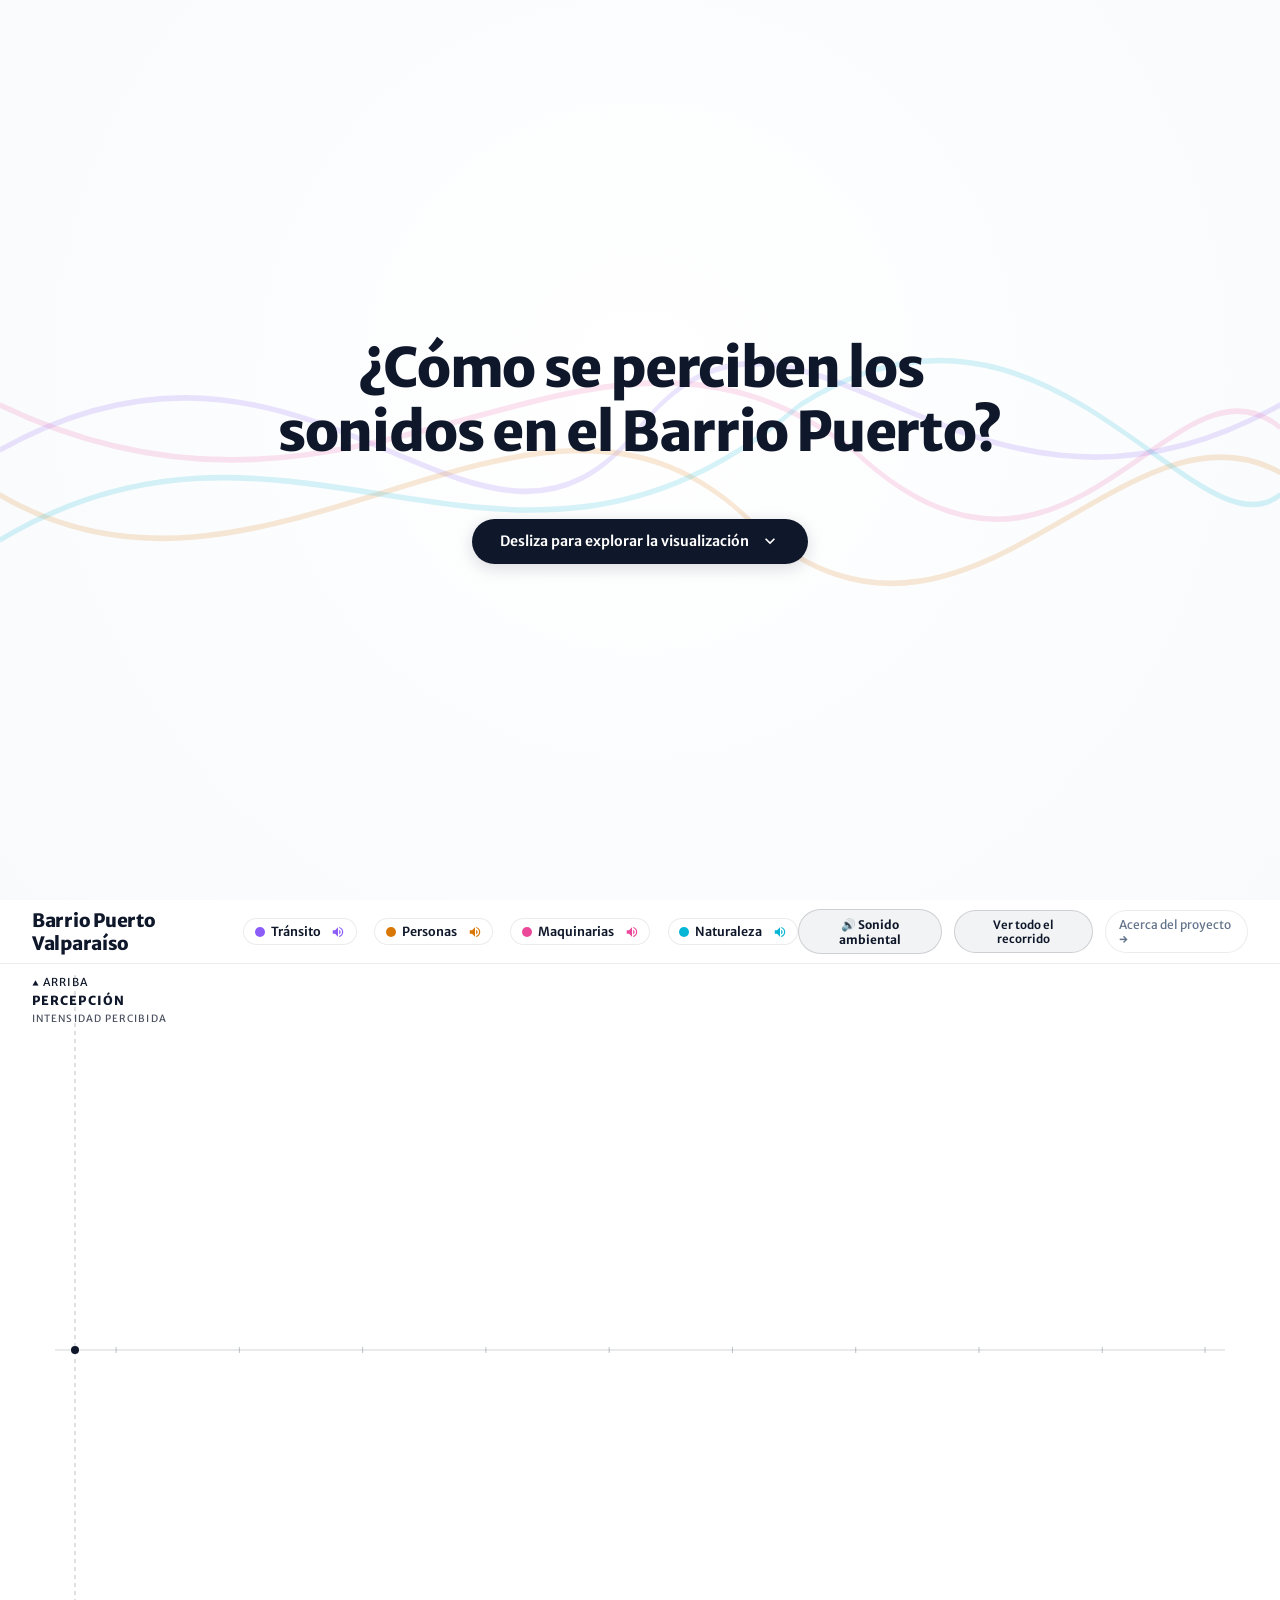
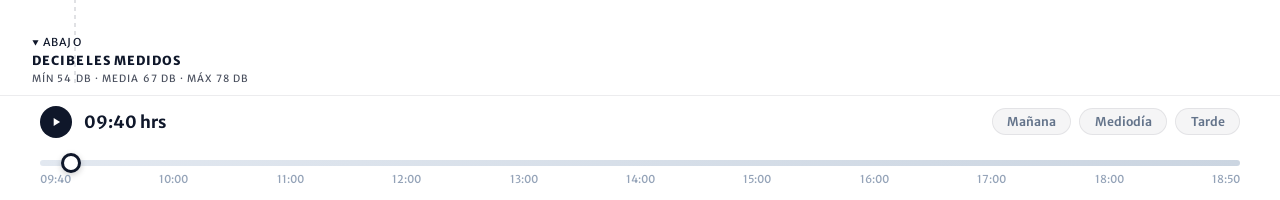
<file: index.html>
<!DOCTYPE html>
<html lang="es">
<head>
  <meta charset="UTF-8">
  <meta name="viewport" content="width=device-width, initial-scale=1.0">
  <title>Entre lo que suena y lo que sentimos — Paisaje Sonoro Barrio Puerto</title>
  <link rel="preconnect" href="https://fonts.googleapis.com">
  <link rel="preconnect" href="https://fonts.gstatic.com" crossorigin>
  <link href="https://fonts.googleapis.com/css2?family=Merriweather+Sans:ital,wght@0,300..800;1,300..800&display=swap" rel="stylesheet">
  <link rel="stylesheet" href="css/style.css">
  <script src="assets/data/data.js" defer></script>
  <script src="js/script.js" defer></script>
</head>

<body>
    <!-- PANTALLA 1: PREGUNTA CENTRAL INTRODUCTORIA -->
  <section class="intro-screen" id="intro-screen" aria-label="Introducción al paisaje sonoro">
    <div class="intro-bg-waves" aria-hidden="true">
      <svg viewBox="0 0 1200 400" preserveAspectRatio="none" class="intro-wave-svg">
        <path d="M0,200 C300,120 450,280 600,190 C750,100 900,260 1200,180" fill="none" stroke="rgba(139, 92, 246, 0.22)" stroke-width="2.5"/>
        <path d="M0,220 C250,290 500,140 700,230 C900,320 1050,170 1200,210" fill="none" stroke="rgba(217, 119, 6, 0.22)" stroke-width="2.5"/>
        <path d="M0,180 C350,260 550,110 800,200 C1000,290 1100,150 1200,190" fill="none" stroke="rgba(236, 72, 153, 0.20)" stroke-width="2.5"/>
        <path d="M0,240 C280,160 480,290 750,180 C980,110 1120,250 1200,220" fill="none" stroke="rgba(6, 182, 212, 0.22)" stroke-width="2.5"/>
      </svg>
    </div>

    <div class="intro-center-box">
      <h1 class="intro-question">¿Cómo se perciben los sonidos en el Barrio Puerto?</h1>

      <button class="intro-scroll-pill" id="btn-scroll-to-vis" aria-label="Deslizar hacia la visualización">
        <span class="pill-text">Desliza para explorar la visualización</span>
        <svg class="pill-arrow" viewBox="0 0 24 24" width="20" height="20" fill="currentColor" aria-hidden="true">
          <path d="M7.41 8.59L12 13.17l4.59-4.58L18 10l-6 6-6-6 1.41-1.41z"/>
        </svg>
      </button>
    </div>
  </section>

  <!-- PANTALLA 2: VISUALIZACIÓN INTERACTIVA COMPLETA -->
  <div class="app-container" id="visualization-app">

    <!-- BARRA SUPERIOR MINIMALISTA -->
    <header class="top-header">
      <div class="brand-block">
        <h1 class="brand-title">Barrio Puerto Valparaíso</h1>
      </div>

      <!-- Leyenda de Categorías Sonoras con Filtro y Silenciador -->
      <nav class="top-categories-legend" aria-label="Categorías sonoras y silenciadores">
        <div class="cat-legend-item active" data-category="transito" title="Clic para silenciar o activar Tránsito (Vehículos, micros)" role="button" tabindex="0">
          <span class="cat-color-dot" style="background-color: var(--color-transito);"></span>
          <span class="cat-name">Tránsito</span>
          <span class="cat-sound-icon" id="sound-icon-transito">
            <svg viewBox="0 0 24 24" width="14" height="14" fill="currentColor" aria-hidden="true"><path d="M3 9v6h4l5 5V4L7 9H3zm13.5 3c0-1.77-1.02-3.29-2.5-4.03v8.05c1.48-.73 2.5-2.25 2.5-4.02zM14 3.23v2.06c2.89.86 5 3.54 5 6.71s-2.11 5.85-5 6.71v2.06c4.01-.91 7-4.49 7-8.77s-2.99-7.86-7-8.77z"/></svg>
          </span>
        </div>
        <div class="cat-legend-item active" data-category="personas" title="Clic para silenciar o activar Personas (Voces, cantores, charlas)" role="button" tabindex="0">
          <span class="cat-color-dot" style="background-color: var(--color-personas);"></span>
          <span class="cat-name">Personas</span>
          <span class="cat-sound-icon" id="sound-icon-personas">
            <svg viewBox="0 0 24 24" width="14" height="14" fill="currentColor" aria-hidden="true"><path d="M3 9v6h4l5 5V4L7 9H3zm13.5 3c0-1.77-1.02-3.29-2.5-4.03v8.05c1.48-.73 2.5-2.25 2.5-4.02zM14 3.23v2.06c2.89.86 5 3.54 5 6.71s-2.11 5.85-5 6.71v2.06c4.01-.91 7-4.49 7-8.77s-2.99-7.86-7-8.77z"/></svg>
          </span>
        </div>
        <div class="cat-legend-item active" data-category="maquinarias" title="Clic para silenciar o activar Maquinarias (Lanchas, grúas, cortinas)" role="button" tabindex="0">
          <span class="cat-color-dot" style="background-color: var(--color-maquinarias);"></span>
          <span class="cat-name">Maquinarias</span>
          <span class="cat-sound-icon" id="sound-icon-maquinarias">
            <svg viewBox="0 0 24 24" width="14" height="14" fill="currentColor" aria-hidden="true"><path d="M3 9v6h4l5 5V4L7 9H3zm13.5 3c0-1.77-1.02-3.29-2.5-4.03v8.05c1.48-.73 2.5-2.25 2.5-4.02zM14 3.23v2.06c2.89.86 5 3.54 5 6.71s-2.11 5.85-5 6.71v2.06c4.01-.91 7-4.49 7-8.77s-2.99-7.86-7-8.77z"/></svg>
          </span>
        </div>
        <div class="cat-legend-item active" data-category="naturaleza" title="Clic para silenciar o activar Naturaleza (Oleaje, viento marino)" role="button" tabindex="0">
          <span class="cat-color-dot" style="background-color: var(--color-naturaleza);"></span>
          <span class="cat-name">Naturaleza</span>
          <span class="cat-sound-icon" id="sound-icon-naturaleza">
            <svg viewBox="0 0 24 24" width="14" height="14" fill="currentColor" aria-hidden="true"><path d="M3 9v6h4l5 5V4L7 9H3zm13.5 3c0-1.77-1.02-3.29-2.5-4.03v8.05c1.48-.73 2.5-2.25 2.5-4.02zM14 3.23v2.06c2.89.86 5 3.54 5 6.71s-2.11 5.85-5 6.71v2.06c4.01-.91 7-4.49 7-8.77s-2.99-7.86-7-8.77z"/></svg>
          </span>
        </div>
      </nav>

      <div class="top-actions">
        <button id="btn-toggle-sound" class="btn-toggle-sound" title="Activar / Silenciar audio del paisaje sonoro">🔊 Sonido ambiental</button>
        <button id="btn-toggle-journey" class="btn-toggle-journey" title="Alternar entre ver todo el recorrido o modo progresivo">Ver todo el recorrido</button>
        <a href="about.html" class="btn-about-link">Acerca del proyecto →</a>
      </div>
    </header>

    <!-- LIENZO BLANCO CENTRAL: ONDAS DE ACUARELA Y NODOS -->
    <main class="watercolor-stage" id="stage-container">
      <canvas id="watercolor-canvas"></canvas>

      <!-- Referencias del Eje Central -->
      <aside class="axis-reference-labels" aria-hidden="true">
        <div class="axis-ref-top">
          <span>▲ ARRIBA</span>
          <strong>Percepción</strong>
          <span class="axis-sub-label">Intensidad Percibida</span>
        </div>
        <div class="axis-ref-bottom">
          <span>▼ ABAJO</span>
          <strong>Decibeles Medidos</strong>
          <span class="axis-sub-label">Mín 54 dB · Media 67 dB · Máx 78 dB</span>
        </div>
      </aside>

      <!-- Tooltip al pasar el cursor sobre los Nodos de Percepción -->
      <article class="node-tooltip-card" id="node-tooltip" role="tooltip" aria-hidden="true">
        <header class="tooltip-header">
          <div class="tooltip-category-tag" id="tooltip-category-tag">
            <span class="cat-color-dot" id="tooltip-cat-dot"></span>
            <span id="tooltip-cat-name">Tránsito</span>
          </div>
          <span class="tooltip-time" id="tooltip-time">10:35 hrs</span>
        </header>

        <div class="tooltip-row-simple">
          <span class="tooltip-meta-label">Lugar:</span>
          <strong class="tooltip-sector-val" id="tooltip-sector">Muelle Prat</strong>
        </div>

        <div class="tooltip-row-simple" id="tooltip-source-box">
          <span class="tooltip-meta-label">Sonido:</span>
          <p class="tooltip-fuente-name" id="tooltip-fuente-name">Paso de micros y camiones</p>
        </div>

        <div class="tooltip-intensity-stat" id="tooltip-intensity-box">
          <div class="tooltip-intensity-row">
            <span class="tooltip-meta-label">Intensidad percibida:</span>
            <strong id="tooltip-intensity-level">Alta</strong>
          </div>
          <div class="tooltip-quantity-row">
            <span class="tooltip-meta-label">Cantidad de personas:</span>
            <strong class="tooltip-quantity-num" id="tooltip-quantity-val">15</strong>
          </div>
        </div>
      </article>

      <!-- Tooltip para Nodos de Decibeles en las Ondas Inferiores -->
      <article class="db-tooltip-card" id="db-tooltip" role="tooltip" aria-hidden="true">
        <header class="tooltip-header">
          <div class="tooltip-category-tag">
            <span class="cat-color-dot" style="background-color: var(--color-decibeles);"></span>
            <span>Decibeles Medidos</span>
          </div>
          <span class="tooltip-time" id="db-tooltip-time">10:35 hrs</span>
        </header>

        <div class="tooltip-row-simple">
          <span class="tooltip-meta-label">Lugar:</span>
          <strong class="tooltip-sector-val" id="db-tooltip-sector">Muelle Prat</strong>
        </div>

        <div class="db-tooltip-main">
          <span class="tooltip-meta-label">Nivel Sonoro Medido:</span>
          <strong class="db-tooltip-val" id="db-tooltip-val">68.0 dB</strong>
        </div>
        <div class="db-tooltip-range" id="db-tooltip-range">Rango medido: [54.0 dB — 78.0 dB] · Promedio: 67.1 dB</div>
      </article>
    </main>

    <!-- SLIDER INFERIOR DE TIEMPO INTERACTIVO -->
    <footer class="timeline-slider-dock" aria-label="Control temporal de la visualización">
      
      <div class="slider-meta-controls">
        <div class="slider-play-group">
          <button id="btn-play-pause" class="btn-play-pause" aria-label="Reproducir línea temporal" title="Reproducir / Pausar">
            <svg id="play-icon" class="btn-play-icon" viewBox="0 0 24 24">
              <path d="M8 5v14l11-7z"/>
            </svg>
            <svg id="pause-icon" class="btn-play-icon" viewBox="0 0 24 24" style="display: none;">
              <path d="M6 19h4V5H6v14zm8-14v14h4V5h-4z"/>
            </svg>
          </button>
          <span class="current-time-readout" id="current-time-text">09:40 hrs</span>
        </div>

        <!-- Chips de Acceso a Momentos Clave del Día -->
        <div class="moments-chips" role="group" aria-label="Seleccionar franja horaria">
          <button class="moment-chip" data-time-target="09:40">Mañana</button>
          <button class="moment-chip" data-time-target="13:00">Mediodía</button>
          <button class="moment-chip" data-time-target="17:10">Tarde</button>
        </div>
      </div>

      <!-- Barra Deslizadora (Slider) -->
      <div class="slider-track-container">
        <input 
          type="range" 
          id="time-slider" 
          class="time-range-slider" 
          min="570" 
          max="1130" 
          step="2" 
          value="580" 
          aria-label="Deslizar horario del paisaje sonoro"
        >

        <div class="slider-time-ticks">
          <span class="tick-mark" data-val="580">09:40</span>
          <span class="tick-mark" data-val="600">10:00</span>
          <span class="tick-mark" data-val="660">11:00</span>
          <span class="tick-mark" data-val="720">12:00</span>
          <span class="tick-mark" data-val="780">13:00</span>
          <span class="tick-mark" data-val="840">14:00</span>
          <span class="tick-mark" data-val="900">15:00</span>
          <span class="tick-mark" data-val="960">16:00</span>
          <span class="tick-mark" data-val="1020">17:00</span>
          <span class="tick-mark" data-val="1080">18:00</span>
          <span class="tick-mark" data-val="1130">18:50</span>
        </div>
      </div>

    </footer>

    <!-- REPRODUCTORES DE AUDIO PROCEDURAL / AMBIENTAL DEL PAISAJE SONORO -->
    <div id="soundscape-audio-tracks" style="display: none;" aria-hidden="true">
      <audio id="audio-transito" preload="auto" loop src="assets/sonidos/video%20transito.mp3"></audio>
      <audio id="audio-personas" preload="auto" loop src="assets/sonidos/video%20personas%20sonido.mp3"></audio>
      <audio id="audio-maquinarias" preload="auto" loop src="assets/sonidos/video%20maquinarias.mp3"></audio>
      <audio id="audio-naturaleza" preload="auto" loop src="assets/sonidos/video%20naturaleza.mp3"></audio>
    </div>

  </div>
</body>
</html>
</file>
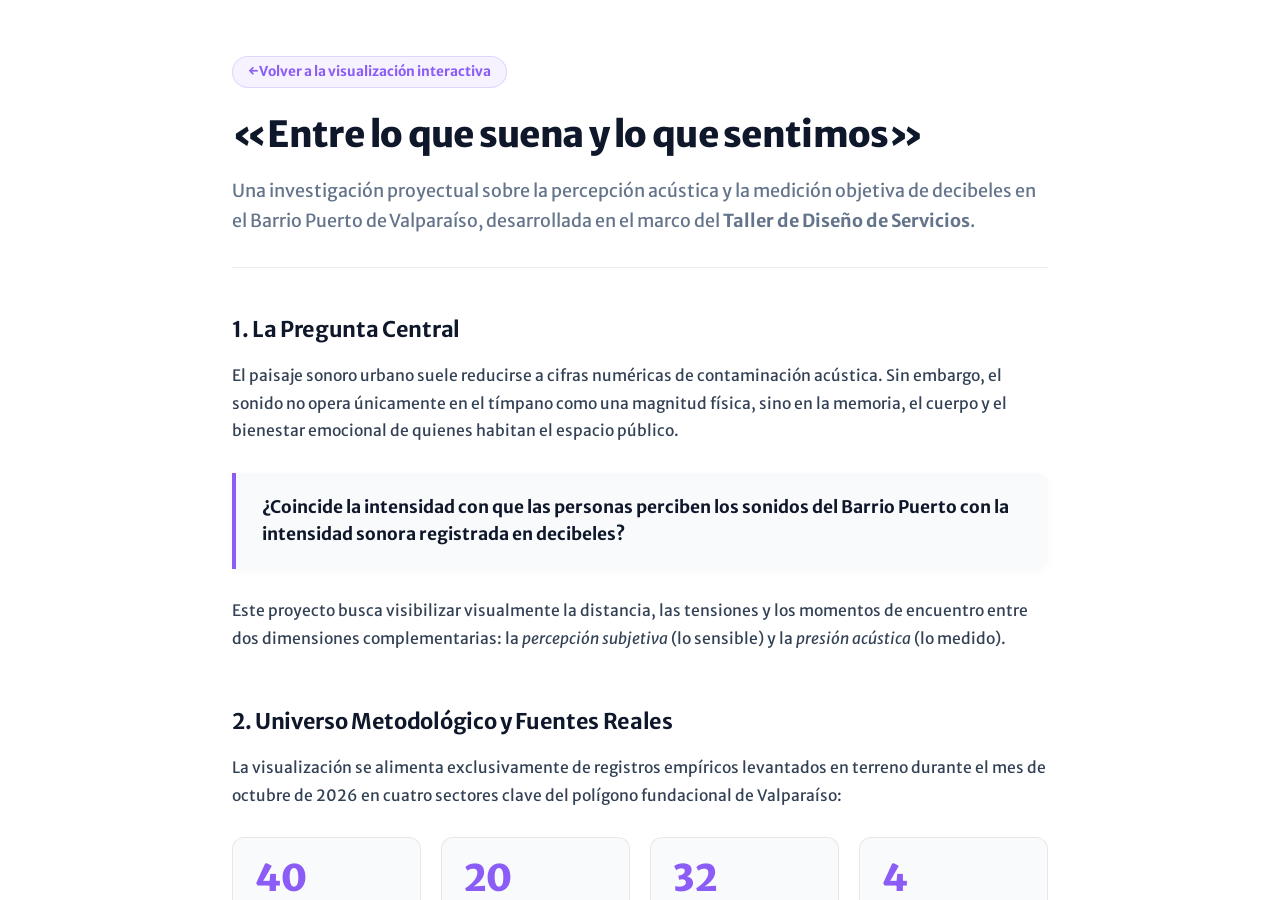
<file: about.html>
<!DOCTYPE html>
<html lang="es">
<head>
  <meta charset="UTF-8">
  <meta name="viewport" content="width=device-width, initial-scale=1.0">
  <meta name="description" content="Proyecto de visualización digital del Taller de Diseño de Servicios — Paisaje Sonoro de Barrio Puerto, Valparaíso.">
  <title>Acerca del Proyecto — Paisaje Sonoro Barrio Puerto</title>
  <link rel="preconnect" href="https://fonts.googleapis.com">
  <link rel="preconnect" href="https://fonts.gstatic.com" crossorigin>
  <link href="https://fonts.googleapis.com/css2?family=Merriweather+Sans:ital,wght@0,300..800;1,300..800&display=swap" rel="stylesheet">
  <link rel="stylesheet" href="css/style.css">
</head>

<body>
  <div class="about-page-layout">
    
    <header class="about-header">
      <a href="index.html" class="about-nav-back">← Volver a la visualización interactiva</a>
      <h1 class="about-title">«Entre lo que suena y lo que sentimos»</h1>
      <p class="about-lead">
        Una investigación proyectual sobre la percepción acústica y la medición objetiva de decibeles en el Barrio Puerto de Valparaíso, desarrollada en el marco del <strong>Taller de Diseño de Servicios</strong>.
      </p>
    </header>

    <main>
      <!-- Sección 1: Pregunta Central -->
      <section class="about-section">
        <h2 class="about-section-heading">1. La Pregunta Central</h2>
        <p class="about-prose">
          El paisaje sonoro urbano suele reducirse a cifras numéricas de contaminación acústica. Sin embargo, el sonido no opera únicamente en el tímpano como una magnitud física, sino en la memoria, el cuerpo y el bienestar emocional de quienes habitan el espacio público.
        </p>
        <div class="callout-box">
          <p>
            <strong>¿Coincide la intensidad con que las personas perciben los sonidos del Barrio Puerto con la intensidad sonora registrada en decibeles?</strong>
          </p>
        </div>
        <p class="about-prose">
          Este proyecto busca visibilizar visualmente la distancia, las tensiones y los momentos de encuentro entre dos dimensiones complementarias: la <em>percepción subjetiva</em> (lo sensible) y la <em>presión acústica</em> (lo medido).
        </p>
      </section>

      <!-- Sección 2: Los Datos y la Metodología -->
      <section class="about-section">
        <h2 class="about-section-heading">2. Universo Metodológico y Fuentes Reales</h2>
        <p class="about-prose">
          La visualización se alimenta exclusivamente de registros empíricos levantados en terreno durante el mes de octubre de 2026 en cuatro sectores clave del polígono fundacional de Valparaíso:
        </p>

        <div class="about-stats-grid">
          <div class="about-stat-card">
            <div class="about-stat-num">40</div>
            <div class="about-stat-label">Fichas de Campo (BP-01 a BP-40) con sonómetros y aforos.</div>
          </div>
          <div class="about-stat-card">
            <div class="about-stat-num">20</div>
            <div class="about-stat-label">Encuestas cualitativas de percepción ciudadana en profundidad.</div>
          </div>
          <div class="about-stat-card">
            <div class="about-stat-num">32</div>
            <div class="about-stat-label">Registros del Instrumento Participativo Físico en Muelle Prat.</div>
          </div>
          <div class="about-stat-card">
            <div class="about-stat-num">4</div>
            <div class="about-stat-label">Áreas Urbanas: Muelle Prat, Sotomayor, Serrano y Echaurren.</div>
          </div>
        </div>

        <p class="about-prose">
          <strong>Las 4 Categorías Sonoras:</strong>
        </p>
        <ul style="margin-left: 1.5rem; margin-bottom: 1.5rem; color: var(--text-muted); line-height: 1.8;">
          <li><strong style="color: var(--color-transito);">Tránsito:</strong> Micros de transporte colectivo, automóviles particulares, camiones de carga portuaria, aceleraciones y fricción sobre adoquines y calzadas.</li>
          <li><strong style="color: var(--color-maquinarias);">Maquinarias:</strong> Grúas de contenedores, maniobras de carga naval, motores diésel de lanchas, alarmas de retroceso industrial y bajada violenta de cortinas metálicas comerciales.</li>
          <li><strong style="color: var(--color-personas);">Personas:</strong> Voces de lancheros ofreciendo paseos, cantores populares a la gorra, pregones comerciales, risas de títeres infantiles y murmullos en zaguanes.</li>
          <li><strong style="color: var(--color-naturaleza);">Naturaleza:</strong> Oleaje del borde costero, brisas marinas, ráfagas de viento y el fluir continuo del agua de las fuentes.</li>
        </ul>

        <p class="about-prose">
          <strong>Los 3 Calibres de Intensidad Percibida:</strong> El artefacto físico participativo implementado en Muelle Prat clasificó la sensación de los usuarios en tres escalas de diámetro:
          <strong>Alta (Gran Calibre, 95 mm)</strong> (46.9%), 
          <strong>Media (Calibre Medio, 70 mm)</strong> (31.3%), y 
          <strong>Baja (Fondo Acústico, 28 mm)</strong> (21.9%).
        </p>
      </section>

      <!-- Sección 3: Hallazgo Crucial de la Investigación -->
      <section class="about-section">
        <h2 class="about-section-heading">3. Hallazgos Clave: La Disociación Acústico-Perceptual</h2>
        <p class="about-prose">
          El análisis riguroso de los datos demuestra que <strong>el malestar sonoro no es directamente proporcional a los decibeles registrados</strong>:
        </p>
        <p class="about-prose">
          • <strong>El Efecto Restaurador de Muelle Prat:</strong> A pesar de registrar niveles elevados (~65.7 dB Leq de fondo y picos mecánicos de hasta 121.4 dB), alcanza un <strong>64% de preferencia como el lugar más tranquilo</strong> y un 61.9% de confort. La amplitud visual del mar abierto, la brisa y la naturaleza marina amortiguan psicológicamente la molestia por decibeles.
        </p>
        <p class="about-prose">
          • <strong>El Colapso Perceptual en Plaza Sotomayor:</strong> Con 70.9 dB Leq promedio y peaks continuos de 88 dB, concentra un <strong>72% de rechazo y molestia acústica</strong>. La convergencia masiva de micros acelerando y la reverberación en fachadas de hormigón encajonadas impiden el desahogo acústico, saturando la vivencia cívica.
        </p>
        <p class="about-prose">
          • <strong>La Identidad de Calle Serrano y Plaza Echaurren:</strong> En Calle Serrano los adoquines modulan la velocidad vehicular, mientras que en Plaza Echaurren las voces humanas comunitarias (60%) dotan de vitalidad y apego barrial a la vida cotidiana.
        </p>
      </section>

      <!-- Sección 4: Nota sobre Rigor Acústico -->
      <section class="about-section">
        <h2 class="about-section-heading">4. Rigor Acústico y Tratamiento de Decibeles</h2>
        <p class="about-prose">
          Dado que los decibeles (dB) constituyen una escala logarítmica que expresa energía acústica y no una escala lineal ordinaria, <strong>no es metodológicamente válido sumar ni promediar aritméticamente los decibeles</strong> (por ejemplo: 70 dB + 70 dB equivale a 73 dB, no a 140 dB).
        </p>
        <p class="about-prose">
          En esta plataforma interactiva, todas las sintetizaciones de bloques y períodos se presentan mediante rangos reales observados y niveles continuos equivalentes (Leq) estrictamente medidos por los instrumentos en terreno (NIOSH Sound Level, Apple Watch con calibración ±1 dB y Decibel Meter), sin inventar mediciones continuas inexistentes.
        </p>
      </section>

      <!-- Sección 5: Créditos y Equipo -->
      <section class="about-section" style="border-top: 1px solid var(--border-subtle); padding-top: 2rem;">
        <h2 class="about-section-heading">5. Créditos del Proyecto</h2>
        <p class="about-prose">
          <strong>Levantamiento de campo y análisis:</strong><br>
          Francisco Daniou, Sofía Vera, Catalina Cabezas, Piera Ivelic.<br>
          <em>Taller de Diseño de Servicios / Diseño de Interacción — Valparaíso, Chile (2026).</em>
        </p>
        <a href="index.html" class="btn-secondary" style="margin-top: 1rem; display: inline-flex;">
          ← Explorar la Visualización
        </a>
      </section>
    </main>

  </div>
</body>
</html>
</file>
<file: css/style.css>
/* ==========================================================================
   PAISAJE SONORO DEL BARRIO PUERTO — VALPARAÍSO
   Ondas de Filamentos Generativos (Seda / Guilloché / Moiré)
   Una onda por tipo de sonido + Crecimiento temporal progresivo
   Tipografía Oficial: Merriweather Sans (con títulos en Negrita / Bold)
   ========================================================================== */

@import url('https://fonts.googleapis.com/css2?family=Merriweather+Sans:ital,wght@0,300..800;1,300..800&display=swap');

:root {
  --bg-canvas: #FFFFFF;
  --bg-surface: rgba(255, 255, 255, 0.96);
  --border-subtle: rgba(15, 23, 42, 0.08);
  --border-medium: rgba(15, 23, 42, 0.16);
  
  --text-main: #0F172A;
  --text-muted: #64748B;
  --text-light: #94A3B8;

  /* Paleta Oficial de Filamentos */
  --color-transito: #8B5CF6;     /* Morado Tránsito */
  --color-personas: #D97706;     /* Amarillo Mostaza Personas */
  --color-maquinarias: #EC4899;  /* Rosado Fucsia Maquinarias */
  --color-naturaleza: #06B6D4;   /* Cian Marino Naturaleza */
  --color-decibel: #DC2626;      /* Rojo Acústico Decibeles */
  --color-decibeles: #DC2626;    /* Rojo Acústico Decibeles */

  /* Tipografía Merriweather Sans unificada */
  --font-main: "Merriweather Sans", -apple-system, BlinkMacSystemFont, "Segoe UI", Roboto, sans-serif;
  --font-serif: "Merriweather Sans", sans-serif;
  --font-sans: "Merriweather Sans", -apple-system, BlinkMacSystemFont, "Segoe UI", Roboto, sans-serif;
  --font-mono: "Merriweather Sans", "SF Mono", "Fira Code", monospace;

  --transition-smooth: 0.25s cubic-bezier(0.16, 1, 0.3, 1);
  --radius-full: 9999px;
  --shadow-popup: 0 12px 32px -4px rgba(15, 23, 42, 0.16);
}

*, *::before, *::after {
  box-sizing: border-box;
  margin: 0;
  padding: 0;
}

html {
  width: 100%;
  height: 100%;
  scroll-behavior: smooth;
  scroll-snap-type: y mandatory;
  overflow-x: hidden;
  overflow-y: scroll;
}

body {
  width: 100%;
  min-height: 100%;
  margin: 0;
  padding: 0;
  background-color: var(--bg-canvas);
  color: var(--text-main);
  font-family: var(--font-main);
  -webkit-font-smoothing: antialiased;
  overflow-x: hidden;
}

h1, h2, h3, h4, h5, h6 {
  font-family: var(--font-main);
  font-weight: 700;
  letter-spacing: -0.015em;
}

/* ==========================================================================
   PANTALLA 1: PREGUNTA INTRODUCTORIA AL CENTRO
   ========================================================================== */
.intro-screen {
  width: 100vw;
  height: 100vh;
  min-height: 100vh;
  display: flex;
  align-items: center;
  justify-content: center;
  position: relative;
  background: radial-gradient(circle at 50% 42%, #FFFFFF 0%, #F8FAFC 100%);
  padding: 2.5rem 2rem;
  box-sizing: border-box;
  text-align: center;
  scroll-snap-align: start;
  scroll-snap-stop: always;
  overflow: hidden;
}

.intro-bg-waves {
  position: absolute;
  top: 0;
  left: 0;
  right: 0;
  bottom: 0;
  pointer-events: none;
  opacity: 0.75;
  z-index: 1;
}

.intro-wave-svg {
  width: 100%;
  height: 100%;
  object-fit: cover;
}

.intro-center-box {
  position: relative;
  z-index: 2;
  max-width: 860px;
  display: flex;
  flex-direction: column;
  align-items: center;
  gap: 2.2rem;
  animation: fadeInIntro 1.1s cubic-bezier(0.16, 1, 0.3, 1);
}

.intro-eyebrow {
  font-family: var(--font-main);
  font-size: 0.8rem;
  font-weight: 700;
  text-transform: uppercase;
  letter-spacing: 0.16em;
  color: var(--text-muted);
  background: rgba(15, 23, 42, 0.04);
  padding: 0.4rem 1.15rem;
  border-radius: var(--radius-full);
  border: 1px solid var(--border-subtle);
}

.intro-question {
  font-family: var(--font-main);
  font-size: clamp(2.1rem, 4.8vw, 3.4rem);
  font-weight: 800;
  line-height: 1.18;
  color: var(--text-main);
  margin: 0;
  letter-spacing: -0.025em;
  text-wrap: balance;
}

.intro-subtitle {
  font-family: var(--font-main);
  font-size: 1.05rem;
  font-weight: 400;
  color: var(--text-muted);
  margin: 0;
  max-width: 620px;
  line-height: 1.55;
}

.intro-scroll-pill {
  margin-top: 1.2rem;
  display: inline-flex;
  align-items: center;
  gap: 0.65rem;
  background: var(--text-main);
  color: #FFFFFF;
  border: none;
  padding: 0.8rem 1.75rem;
  border-radius: var(--radius-full);
  font-family: var(--font-main);
  font-size: 0.88rem;
  font-weight: 600;
  cursor: pointer;
  box-shadow: 0 4px 16px rgba(15, 23, 42, 0.15);
  transition: all var(--transition-smooth);
}

.intro-scroll-pill:hover {
  transform: translateY(-2px);
  box-shadow: 0 8px 24px rgba(15, 23, 42, 0.22);
  background: #000000;
}

.pill-arrow {
  animation: bounceDown 1.8s infinite ease-in-out;
}

@keyframes bounceDown {
  0%, 100% {
    transform: translateY(0);
  }
  50% {
    transform: translateY(5px);
  }
}

@keyframes fadeInIntro {
  from {
    opacity: 0;
    transform: translateY(22px);
  }
  to {
    opacity: 1;
    transform: translateY(0);
  }
}

.app-container {
  display: flex;
  flex-direction: column;
  width: 100vw;
  height: 100vh;
  min-height: 100vh;
  position: relative;
  background: #FFFFFF;
  scroll-snap-align: start;
  scroll-snap-stop: always;
  overflow: hidden;
}

/* ==========================================================================
   BARRA SUPERIOR MINIMALISTA
   ========================================================================== */
.top-header {
  position: absolute;
  top: 0;
  left: 0;
  right: 0;
  height: 64px;
  padding: 0 2rem;
  display: flex;
  align-items: center;
  justify-content: space-between;
  z-index: 30;
  background: rgba(255, 255, 255, 0.94);
  backdrop-filter: blur(10px);
  border-bottom: 1px solid var(--border-subtle);
}

.brand-block {
  display: flex;
  align-items: baseline;
  gap: 0.85rem;
}

.brand-title {
  font-family: var(--font-main);
  font-size: 1.15rem;
  font-weight: 800;
  color: var(--text-main);
  letter-spacing: -0.015em;
}

.brand-subtitle {
  font-family: var(--font-mono);
  font-size: 0.7rem;
  color: var(--text-muted);
  text-transform: uppercase;
  letter-spacing: 0.08em;
}

/* Filtros de Ondas por Categoría Sonora y Silenciadores */
.top-categories-legend {
  display: flex;
  align-items: center;
  gap: 1.1rem;
}

.cat-legend-item {
  display: flex;
  align-items: center;
  gap: 0.4rem;
  font-family: var(--font-main);
  font-size: 0.78rem;
  font-weight: 600;
  color: var(--text-main);
  cursor: pointer;
  user-select: none;
  padding: 0.3rem 0.65rem;
  border-radius: var(--radius-full);
  border: 1px solid var(--border-subtle);
  background: rgba(255, 255, 255, 0.8);
  transition: all var(--transition-smooth);
}

.cat-legend-item:hover {
  background: rgba(15, 23, 42, 0.05);
  border-color: var(--border-medium);
}

.cat-legend-item.inactive {
  opacity: 0.42;
  background: rgba(15, 23, 42, 0.03);
  border-color: transparent;
}

.cat-sound-icon {
  display: inline-flex;
  align-items: center;
  justify-content: center;
  margin-left: 0.25rem;
  line-height: 1;
}

.cat-sound-icon svg {
  width: 14px;
  height: 14px;
  fill: currentColor;
  transition: transform 0.2s ease, opacity 0.2s ease;
}

/* Colores de íconos de sonido según categoría */
.cat-legend-item[data-category="transito"] .cat-sound-icon {
  color: var(--color-transito);
}

.cat-legend-item[data-category="personas"] .cat-sound-icon {
  color: var(--color-personas);
}

.cat-legend-item[data-category="maquinarias"] .cat-sound-icon {
  color: var(--color-maquinarias);
}

.cat-legend-item[data-category="naturaleza"] .cat-sound-icon {
  color: var(--color-naturaleza);
}

.cat-legend-item.inactive .cat-sound-icon {
  opacity: 0.5;
}

.cat-color-dot {
  width: 10px;
  height: 10px;
  border-radius: 50%;
  box-shadow: 0 0 0 2px rgba(255, 255, 255, 0.9);
}

.top-actions {
  display: flex;
  align-items: center;
  gap: 0.75rem;
}

/* Botón Activar / Silenciar Audio Master */
.btn-toggle-sound {
  font-family: var(--font-main);
  font-size: 0.74rem;
  font-weight: 700;
  color: var(--text-main);
  background: rgba(15, 23, 42, 0.05);
  border: 1px solid var(--border-medium);
  border-radius: var(--radius-full);
  padding: 0.4rem 0.85rem;
  cursor: pointer;
  display: inline-flex;
  align-items: center;
  gap: 0.35rem;
  transition: all var(--transition-smooth);
}

.btn-toggle-sound:hover {
  background: var(--text-main);
  color: #FFFFFF;
}

.btn-toggle-sound.muted {
  color: var(--text-muted);
  background: #FFFFFF;
  border-color: var(--border-subtle);
  opacity: 0.7;
}

/* Botón Ver Recorrido Completo */
.btn-toggle-journey {
  font-family: var(--font-mono);
  font-size: 0.72rem;
  font-weight: 600;
  color: var(--text-main);
  background: rgba(15, 23, 42, 0.05);
  border: 1px solid var(--border-medium);
  border-radius: var(--radius-full);
  padding: 0.4rem 0.9rem;
  cursor: pointer;
  transition: all var(--transition-smooth);
}

.btn-toggle-journey:hover {
  background: var(--text-main);
  color: #FFFFFF;
}

.btn-toggle-journey.active {
  background: var(--text-main);
  color: #FFFFFF;
}

.btn-about-link {
  font-family: var(--font-mono);
  font-size: 0.75rem;
  color: var(--text-muted);
  text-decoration: none;
  padding: 0.35rem 0.8rem;
  border: 1px solid var(--border-subtle);
  border-radius: var(--radius-full);
  background: #FFFFFF;
  transition: all var(--transition-smooth);
}

.btn-about-link:hover {
  color: var(--text-main);
  border-color: var(--border-medium);
}

/* ==========================================================================
   LIENZO CENTRAL PARA LAS ONDAS DE SEDA Y FILAMENTOS
   ========================================================================== */
.watercolor-stage {
  flex: 1;
  position: relative;
  width: 100%;
  height: calc(100vh - 105px);
  background: #FFFFFF;
  display: flex;
  align-items: center;
  justify-content: center;
}

#watercolor-canvas {
  position: absolute;
  inset: 0;
  width: 100%;
  height: 100%;
  display: block;
  cursor: crosshair;
}

/* Guías de Referencia Lateral (Textos completamente negros) */
.axis-reference-labels {
  position: absolute;
  left: 2rem;
  top: 75px;
  bottom: 115px;
  display: flex;
  flex-direction: column;
  justify-content: space-between;
  pointer-events: none;
  z-index: 10;
  font-family: var(--font-mono);
  font-size: 0.68rem;
  text-transform: uppercase;
  letter-spacing: 0.1em;
  color: #0F172A;
}

.axis-ref-top {
  display: flex;
  flex-direction: column;
  gap: 0.25rem;
  color: #0F172A;
}

.axis-ref-top span,
.axis-ref-top strong {
  color: #0F172A;
}

.axis-ref-top strong {
  font-weight: 800;
  font-size: 0.78rem;
}

.axis-ref-bottom {
  display: flex;
  flex-direction: column;
  gap: 0.25rem;
  color: #0F172A;
}

.axis-ref-bottom span,
.axis-ref-bottom strong {
  color: #0F172A;
}

.axis-ref-bottom strong {
  font-weight: 800;
  font-size: 0.78rem;
}

.axis-sub-label {
  font-size: 0.62rem;
  color: #0F172A;
  opacity: 0.75;
}

/* ==========================================================================
   TOOLTIPS: PERCEPCIÓN (NODOS SUPERIORES) Y DECIBELES (ONDAS INFERIORES)
   ========================================================================== */
.node-tooltip-card,
.db-tooltip-card {
  position: absolute;
  z-index: 50;
  width: 275px;
  background: rgba(255, 255, 255, 0.98);
  backdrop-filter: blur(14px);
  border: 1px solid var(--border-medium);
  border-radius: 10px;
  padding: 0.9rem 1.05rem;
  box-shadow: 0 12px 30px -4px rgba(15, 23, 42, 0.16);
  pointer-events: none;
  opacity: 0;
  transform: translateY(6px);
  transition: opacity 0.18s ease, transform 0.18s ease;
  font-family: var(--font-main);
}

.node-tooltip-card.visible,
.db-tooltip-card.visible {
  opacity: 1;
  transform: translateY(0);
}

.tooltip-header {
  display: flex;
  justify-content: space-between;
  align-items: center;
  margin-bottom: 0.55rem;
  padding-bottom: 0.45rem;
  border-bottom: 1px solid var(--border-subtle);
}

.tooltip-category-tag {
  display: inline-flex;
  align-items: center;
  gap: 0.4rem;
  font-size: 0.86rem;
  font-weight: 800;
  color: #0F172A;
}

.tooltip-time {
  font-family: var(--font-mono);
  font-size: 0.82rem;
  font-weight: 800;
  color: #0F172A;
}

.tooltip-row-simple {
  display: flex;
  align-items: baseline;
  gap: 0.4rem;
  margin-bottom: 0.4rem;
  font-size: 0.8rem;
  line-height: 1.35;
}

.tooltip-meta-label {
  font-size: 0.65rem;
  text-transform: uppercase;
  letter-spacing: 0.05em;
  color: var(--text-muted);
  font-weight: 700;
  flex-shrink: 0;
}

.tooltip-sector-val {
  font-size: 0.82rem;
  font-weight: 800;
  color: #0F172A;
}

.tooltip-fuente-name {
  font-size: 0.8rem;
  font-weight: 600;
  color: #0F172A;
  margin: 0;
}

.tooltip-intensity-stat {
  margin-top: 0.55rem;
  padding: 0.55rem 0.75rem;
  background: #F8FAFC;
  border: 1px solid var(--border-subtle);
  border-radius: 8px;
  display: flex;
  flex-direction: column;
  gap: 0.35rem;
}

.tooltip-intensity-row,
.tooltip-quantity-row {
  display: flex;
  align-items: baseline;
  gap: 0.5rem;
}

.tooltip-intensity-row .tooltip-meta-label,
.tooltip-quantity-row .tooltip-meta-label {
  width: 140px;
  min-width: 140px;
  flex-shrink: 0;
  font-size: 0.76rem;
  color: var(--text-muted);
  font-weight: 500;
}

.tooltip-intensity-row strong {
  font-size: 0.86rem;
  font-weight: 800;
  color: #0F172A;
}

.tooltip-quantity-num {
  font-size: 0.86rem;
  font-weight: 800;
  /* Color asignado dinámicamente según el tipo de sonido */
}


/* Tarjeta de Decibeles (Ondas Inferiores) */
.db-tooltip-card {
  border-left: 3px solid var(--color-decibel);
}

.db-tooltip-main {
  margin-top: 0.4rem;
  margin-bottom: 0.25rem;
  display: flex;
  justify-content: space-between;
  align-items: baseline;
}

.db-tooltip-val {
  font-family: var(--font-mono);
  font-size: 1.25rem;
  font-weight: 800;
  color: var(--color-decibel);
}

.db-tooltip-range {
  font-family: var(--font-mono);
  font-size: 0.68rem;
  color: var(--text-muted);
}
/* ==========================================================================
   SLIDER INFERIOR DE TIEMPO
   ========================================================================== */
.timeline-slider-dock {
  position: absolute;
  bottom: 0;
  left: 0;
  right: 0;
  height: 105px;
  background: #FFFFFF;
  border-top: 1px solid var(--border-subtle);
  padding: 0.6rem 2.5rem 0.9rem;
  display: flex;
  flex-direction: column;
  justify-content: space-between;
  z-index: 40;
}

.slider-meta-controls {
  display: flex;
  align-items: center;
  justify-content: space-between;
  gap: 1rem;
}

.slider-play-group {
  display: flex;
  align-items: center;
  gap: 0.75rem;
}

.btn-play-pause {
  background: var(--text-main);
  color: #FFFFFF;
  border: none;
  width: 32px;
  height: 32px;
  border-radius: 50%;
  display: flex;
  align-items: center;
  justify-content: center;
  cursor: pointer;
  transition: transform var(--transition-smooth), background var(--transition-smooth);
}

.btn-play-pause:hover {
  transform: scale(1.06);
  background: #000000;
}

.btn-play-icon {
  width: 14px;
  height: 14px;
  fill: currentColor;
}

.current-time-readout {
  font-family: var(--font-mono);
  font-size: 1.05rem;
  font-weight: 700;
  color: var(--text-main);
}

.moments-chips {
  display: flex;
  align-items: center;
  gap: 0.5rem;
  margin-left: auto;
}

.moment-chip {
  background: rgba(15, 23, 42, 0.04);
  border: 1px solid var(--border-subtle);
  border-radius: var(--radius-full);
  padding: 0.3rem 0.9rem;
  font-family: var(--font-main);
  font-size: 0.76rem;
  font-weight: 600;
  color: var(--text-muted);
  cursor: pointer;
  transition: all var(--transition-smooth);
}
.moment-chip:hover {
  background: #FFFFFF;
  border-color: var(--border-medium);
  color: var(--text-main);
}

.moment-chip.active {
  background: var(--text-main);
  color: #FFFFFF;
  border-color: var(--text-main);
}

.slider-track-container {
  position: relative;
  width: 100%;
  display: flex;
  flex-direction: column;
  gap: 0.35rem;
}

.time-range-slider {
  -webkit-appearance: none;
  appearance: none;
  width: 100%;
  height: 6px;
  background: linear-gradient(90deg, #E2E8F0 0%, #CBD5E1 100%);
  border-radius: var(--radius-full);
  outline: none;
  cursor: pointer;
}

.time-range-slider::-webkit-slider-thumb {
  -webkit-appearance: none;
  appearance: none;
  width: 20px;
  height: 20px;
  border-radius: 50%;
  background: #FFFFFF;
  border: 3px solid var(--text-main);
  box-shadow: 0 2px 6px rgba(0, 0, 0, 0.2);
  cursor: grab;
  transition: transform 0.15s ease;
}

.time-range-slider::-webkit-slider-thumb:hover {
  transform: scale(1.15);
}

.slider-time-ticks {
  display: flex;
  justify-content: space-between;
  width: 100%;
  font-family: var(--font-mono);
  font-size: 0.68rem;
  color: var(--text-light);
  user-select: none;
}

.tick-mark {
  cursor: pointer;
  transition: color var(--transition-smooth);
}

.tick-mark:hover {
  color: var(--text-main);
}

@media (max-width: 900px) {
  .top-header {
    padding: 0 1rem;
  }
  .brand-subtitle, .axis-reference-labels {
    display: none;
  }
  .timeline-slider-dock {
    padding: 0.5rem 1rem 0.75rem;
  }
  .moments-chips {
    display: none;
  }
}

/* ==========================================================================
   PÁGINA ACERCA DEL PROYECTO (ABOUT.HTML)
   ========================================================================== */
.about-page-layout {
  width: 100%;
  max-width: 880px;
  margin: 0 auto;
  padding: 3.5rem 2rem 6rem;
  height: 100vh;
  overflow-y: auto;
  box-sizing: border-box;
}

.about-header {
  margin-bottom: 3rem;
  padding-bottom: 2rem;
  border-bottom: 1px solid var(--border-subtle);
}

.about-nav-back {
  display: inline-flex;
  align-items: center;
  gap: 0.5rem;
  font-family: var(--font-main);
  font-size: 0.85rem;
  font-weight: 700;
  color: var(--color-transito);
  text-decoration: none;
  margin-bottom: 1.5rem;
  padding: 0.4rem 0.95rem;
  border-radius: var(--radius-full);
  background: rgba(139, 92, 246, 0.08);
  border: 1px solid rgba(139, 92, 246, 0.2);
  transition: all var(--transition-smooth);
}

.about-nav-back:hover {
  background: rgba(139, 92, 246, 0.16);
  transform: translateX(-3px);
}

.about-title {
  font-family: var(--font-main);
  font-size: 2.25rem;
  font-weight: 800; /* Bold */
  line-height: 1.25;
  color: var(--text-main);
  margin-bottom: 1.2rem;
  letter-spacing: -0.02em;
}

.about-lead {
  font-family: var(--font-main);
  font-size: 1.12rem;
  line-height: 1.65;
  color: var(--text-muted);
}

.about-section {
  margin-bottom: 3.5rem;
}

.about-section-heading {
  font-family: var(--font-main);
  font-size: 1.35rem;
  font-weight: 700; /* Bold */
  color: var(--text-main);
  margin-bottom: 1.2rem;
  letter-spacing: -0.015em;
}

.about-prose {
  font-family: var(--font-main);
  font-size: 0.98rem;
  line-height: 1.75;
  color: #334155;
  margin-bottom: 1.25rem;
}

.callout-box {
  background: #F8FAFC;
  border-left: 4px solid var(--color-transito);
  padding: 1.35rem 1.6rem;
  border-radius: 0 12px 12px 0;
  margin: 1.75rem 0;
  box-shadow: 0 2px 8px rgba(0, 0, 0, 0.03);
}

.callout-box p {
  font-family: var(--font-main);
  font-size: 1.08rem;
  line-height: 1.55;
  color: var(--text-main);
}

.callout-box strong {
  font-weight: 700;
}

.about-stats-grid {
  display: grid;
  grid-template-columns: repeat(auto-fit, minmax(180px, 1fr));
  gap: 1.25rem;
  margin: 1.75rem 0 2.25rem;
}

.about-stat-card {
  background: #F8FAFC;
  border: 1px solid var(--border-subtle);
  border-radius: 12px;
  padding: 1.35rem;
  text-align: left;
  transition: transform var(--transition-smooth), border-color var(--transition-smooth);
}

.about-stat-card:hover {
  transform: translateY(-2px);
  border-color: var(--border-medium);
}

.about-stat-num {
  font-family: var(--font-main);
  font-size: 2.3rem;
  font-weight: 800; /* Bold */
  color: var(--color-transito);
  line-height: 1;
  margin-bottom: 0.6rem;
}

.about-stat-label {
  font-family: var(--font-main);
  font-size: 0.82rem;
  line-height: 1.45;
  color: var(--text-muted);
}

.btn-secondary {
  display: inline-flex;
  align-items: center;
  gap: 0.5rem;
  font-family: var(--font-main);
  font-size: 0.88rem;
  font-weight: 700;
  color: #FFFFFF;
  background: var(--text-main);
  padding: 0.7rem 1.4rem;
  border-radius: var(--radius-full);
  text-decoration: none;
  transition: all var(--transition-smooth);
}

.btn-secondary:hover {
  background: #000000;
  transform: translateY(-2px);
  box-shadow: 0 4px 12px rgba(15, 23, 42, 0.15);
}
</file>
